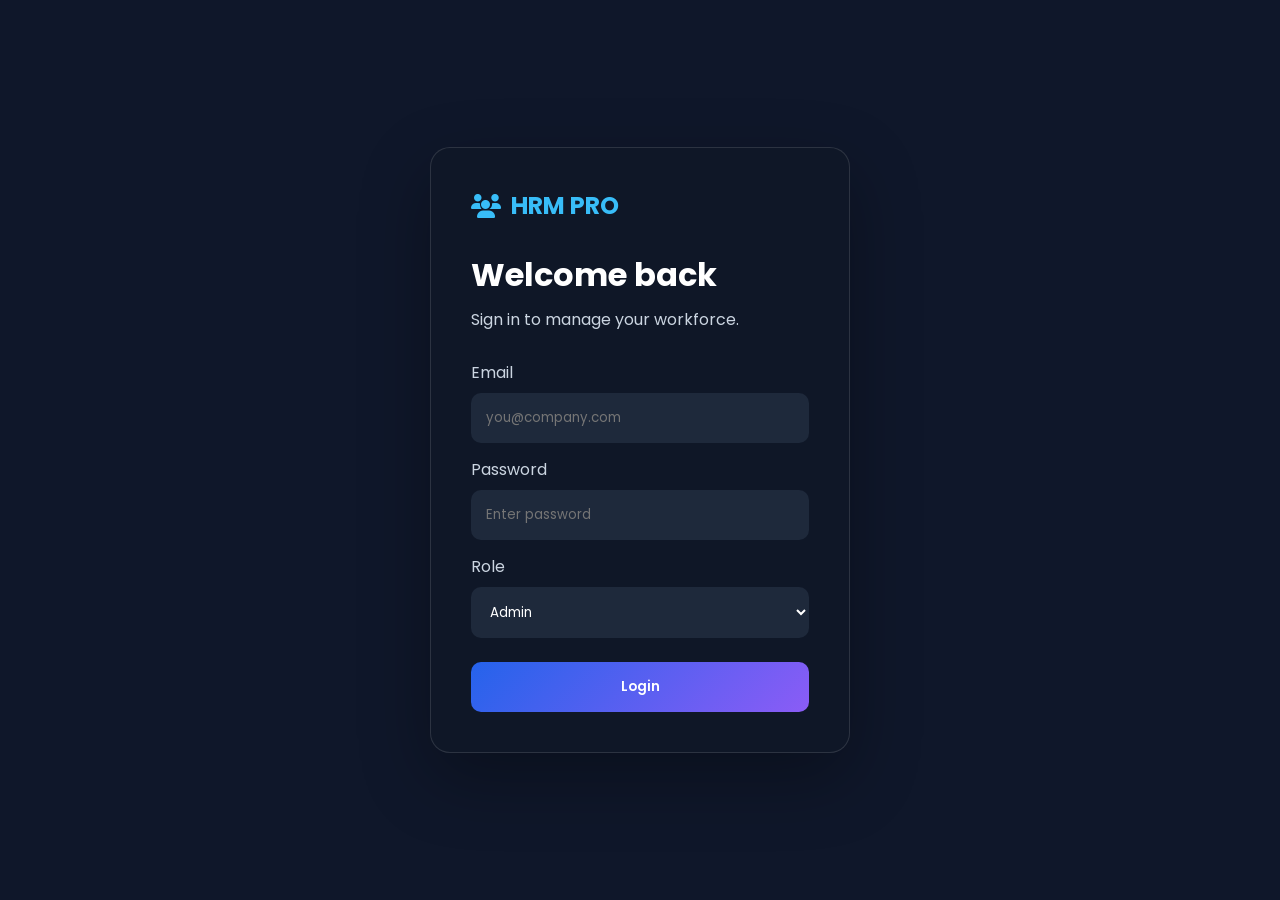
<file: login.html>
<!DOCTYPE html>
<html lang="en">

<head>

<meta charset="UTF-8">
<meta name="viewport" content="width=device-width, initial-scale=1.0">
<title>HRM Pro Login</title>

<link rel="stylesheet" href="https://cdnjs.cloudflare.com/ajax/libs/font-awesome/6.7.2/css/all.min.css">
<link rel="stylesheet" href="style.css">

</head>

<body class="login-page">

<div class="login-container">

    <div class="login-brand">
        <i class="fa-solid fa-users"></i>
        <span>HRM PRO</span>
    </div>

    <h1>Welcome back</h1>
    <p>Sign in to manage your workforce.</p>

    <form id="loginForm">

        <label for="loginEmail">Email</label>
        <input type="email" id="loginEmail" placeholder="you@company.com" required>

        <label for="loginPassword">Password</label>
        <input type="password" id="loginPassword" placeholder="Enter password" required>

        <label for="role">Role</label>
        <select id="role">
            <option>Admin</option>
            <option>Employee</option>
        </select>

        <button type="submit">Login</button>

    </form>

</div>

<script>

document.getElementById("loginForm").addEventListener("submit",(event)=>{

    event.preventDefault();

    localStorage.setItem("userRole",document.getElementById("role").value);
    localStorage.setItem("isLoggedIn","true");

    window.location.href="index.html";

});

</script>

</body>

</html>
</file>
<file: style.css>
/* ==========================================
        GOOGLE FONT
========================================== */

@import url('https://fonts.googleapis.com/css2?family=Poppins:wght@300;400;500;600;700;800&display=swap');

/* ==========================================
        RESET
========================================== */

*{
    margin:0;
    padding:0;
    box-sizing:border-box;
    font-family:'Poppins',sans-serif;
    scroll-behavior:smooth;
}

body{

    background:#0F172A;

    color:white;

    overflow-x:hidden;

}

/* ==========================================
        BACKGROUND CIRCLES
========================================== */

.bg-circle{

    position:fixed;

    border-radius:50%;

    filter:blur(100px);

    opacity:.35;

    z-index:-1;

}

.circle1{

    width:350px;

    height:350px;

    background:#2563EB;

    top:-120px;

    left:-120px;

}

.circle2{

    width:350px;

    height:350px;

    background:#8B5CF6;

    bottom:-120px;

    right:-120px;

}

/* ==========================================
        NAVBAR
========================================== */

header{

    position:fixed;

    width:100%;

    top:0;

    background:rgba(15,23,42,.85);

    backdrop-filter:blur(20px);

    border-bottom:1px solid rgba(255,255,255,.08);

    z-index:999;

}

.navbar{

    width:90%;

    max-width:1300px;

    margin:auto;

    height:80px;

    display:flex;

    justify-content:space-between;

    align-items:center;

}

.logo{

    display:flex;

    align-items:center;

    gap:10px;

    font-size:28px;

    font-weight:700;

    color:#38BDF8;

}

.logo span{

    color:white;

}

.nav-links{

    display:flex;

    list-style:none;

    gap:35px;

}

.nav-links a{

    text-decoration:none;

    color:#CBD5E1;

    transition:.3s;

}

.nav-links a:hover{

    color:#38BDF8;

}

.theme-btn{

    width:50px;

    height:50px;

    border:none;

    border-radius:50%;

    cursor:pointer;

    background:linear-gradient(135deg,#2563EB,#8B5CF6);

    color:white;

    font-size:18px;

    transition:.4s;

}

.theme-btn:hover{

    transform:rotate(180deg) scale(1.1);

}

/* ==========================================
        HERO SECTION
========================================== */

.hero{

    width:90%;

    max-width:1300px;

    margin:auto;

    min-height:100vh;

    display:flex;

    justify-content:space-between;

    align-items:center;

    gap:60px;

    padding-top:90px;

}

.hero-left{

    flex:1;

}

.hero-left h1{

    font-size:62px;

    line-height:1.2;

    margin-bottom:25px;

}

.hero-left span{

    color:#38BDF8;

}

.hero-left p{

    color:#CBD5E1;

    font-size:18px;

    line-height:1.8;

    margin-bottom:35px;

}

.hero-btn{

    padding:16px 35px;

    border:none;

    border-radius:12px;

    cursor:pointer;

    background:linear-gradient(135deg,#2563EB,#8B5CF6);

    color:white;

    font-size:16px;

    font-weight:600;

    transition:.35s;

}

.hero-btn:hover{

    transform:translateY(-5px);

    box-shadow:0 20px 40px rgba(37,99,235,.35);

}

/* ==========================================
        DASHBOARD PREVIEW
========================================== */

.hero-right{

    flex:1;

    display:flex;

    justify-content:center;

}

.dashboard-preview{

    width:100%;

    max-width:400px;

    padding:35px;

    border-radius:25px;

    background:rgba(255,255,255,.08);

    backdrop-filter:blur(18px);

    border:1px solid rgba(255,255,255,.12);

    animation:float 4s infinite ease-in-out;

}

.dashboard-preview h2{

    margin-bottom:20px;

}

.dashboard-preview p{

    margin:18px 0;

    font-size:18px;

}

@keyframes float{

    0%{

        transform:translateY(0);

    }

    50%{

        transform:translateY(-15px);

    }

    100%{

        transform:translateY(0);

    }

}

/* ==========================================
        RESPONSIVE
========================================== */

@media(max-width:992px){

.hero{

flex-direction:column;

text-align:center;

}

.hero-left h1{

font-size:45px;

}

.nav-links{

display:none;

}

}

/* ==========================================
        DASHBOARD STATS
========================================== */

.stats{

    width:90%;

    max-width:1300px;

    margin:80px auto;

    display:grid;

    grid-template-columns:repeat(auto-fit,minmax(250px,1fr));

    gap:30px;

}

.stat-card{

    background:rgba(255,255,255,.08);

    backdrop-filter:blur(20px);

    border:1px solid rgba(255,255,255,.1);

    border-radius:22px;

    padding:35px;

    text-align:center;

    transition:.35s;

}

.stat-card:hover{

    transform:translateY(-10px);

    box-shadow:0 20px 40px rgba(37,99,235,.30);

}

.icon{

    width:75px;

    height:75px;

    margin:auto;

    border-radius:50%;

    display:flex;

    justify-content:center;

    align-items:center;

    font-size:28px;

    margin-bottom:20px;

}

.blue{

    background:#2563EB;

}

.green{

    background:#10B981;

}

.orange{

    background:#F97316;

}

.purple{

    background:#8B5CF6;

}

.stat-card h2{

    font-size:40px;

    margin-bottom:10px;

}

.stat-card p{

    color:#CBD5E1;

    font-size:18px;

}


/* ==========================================
        EMPLOYEE SECTION
========================================== */

.employees{

    width:90%;

    max-width:1300px;

    margin:90px auto;

}

.section-title{

    text-align:center;

    margin-bottom:40px;

}

.section-title h2{

    font-size:42px;

    margin-bottom:10px;

}

.section-title p{

    color:#CBD5E1;

}

.employee-top{

    display:flex;

    justify-content:space-between;

    margin-bottom:30px;

    gap:20px;

    flex-wrap:wrap;

}

.employee-top input{

    flex:1;

    min-width:250px;

    padding:15px;

    border:none;

    border-radius:12px;

    background:#1E293B;

    color:white;

    outline:none;

}

.employee-top button{

    padding:15px 25px;

    border:none;

    border-radius:12px;

    cursor:pointer;

    background:linear-gradient(135deg,#2563EB,#8B5CF6);

    color:white;

    font-weight:600;

    transition:.3s;

}

.employee-top button:hover{

    transform:translateY(-3px);

}

.table-container{

    overflow-x:auto;

    background:rgba(255,255,255,.08);

    backdrop-filter:blur(18px);

    border-radius:20px;

    padding:20px;

}

table{

    width:100%;

    border-collapse:collapse;

}

th{

    padding:18px;

    text-align:left;

    color:#38BDF8;

}

td{

    padding:18px;

    border-top:1px solid rgba(255,255,255,.08);

}

.employee-info{

    display:flex;

    align-items:center;

    gap:15px;

}

.profile-img{

    width:50px;

    height:50px;

    border-radius:50%;

    object-fit:cover;

    border:2px solid #38BDF8;

}

/* ==========================================
        DEPARTMENT
========================================== */

.departments{

    width:90%;

    max-width:1300px;

    margin:90px auto;

}

.department-top{

    display:flex;

    justify-content:space-between;

    gap:20px;

    margin-bottom:25px;

    flex-wrap:wrap;

}

.department-top input{

    flex:1;

    min-width:250px;

    padding:15px;

    border:none;

    border-radius:10px;

    background:#1E293B;

    color:white;

    outline:none;

}

.department-top button{

    padding:15px 25px;

    border:none;

    border-radius:10px;

    cursor:pointer;

    background:linear-gradient(135deg,#2563EB,#8B5CF6);

    color:white;

    font-weight:600;

}

.department-top button:hover{

    transform:translateY(-3px);

}

/* ==========================================
        ANALYTICS
========================================== */

.analytics{

    width:90%;

    max-width:1300px;

    margin:100px auto;

}

.chart-grid{

    display:grid;

    grid-template-columns:repeat(auto-fit,minmax(500px,1fr));

    gap:30px;

}

.chart-card{

    min-height:380px;

    background:rgba(255,255,255,.08);

    padding:30px;

    border-radius:20px;

    backdrop-filter:blur(20px);

    transition:.3s;

}

.chart-card:hover{

    transform:translateY(-8px);

    box-shadow:0 20px 40px rgba(37,99,235,.25);

}

.chart-card h3{

    margin-bottom:20px;

    text-align:center;

}

.chart-card canvas{

    width:100% !important;

    height:280px !important;

}

@media(max-width:600px){

    .chart-grid{

        grid-template-columns:1fr;

    }

    .chart-card{

        min-height:340px;

        padding:20px;

    }

}

.leave-section{

    width:90%;

    max-width:1300px;

    margin:80px auto;

}

.leave-top{

    display:flex;

    justify-content:flex-end;

    margin-bottom:20px;

}

.leave-top button{

    padding:15px 25px;

    border:none;

    border-radius:12px;

    cursor:pointer;

    background:linear-gradient(135deg,#2563EB,#8B5CF6);

    color:white;

    font-weight:600;

}

textarea{

    width:100%;

    padding:15px;

    margin-bottom:20px;

    border:none;

    border-radius:10px;

    background:#1E293B;

    color:white;

    resize:none;

    height:120px;

    outline:none;

}

.leave-actions button{

    padding:8px 12px;

    border:none;

    border-radius:8px;

    cursor:pointer;

    color:white;

    background:#10B981;

    margin-right:6px;

}

.leave-actions button:last-child{

    background:#EF4444;

}

.leave-actions button:disabled{

    opacity:.45;

    cursor:not-allowed;

}

.pending{

    color:orange;

    font-weight:600;

}

.approved{

    color:#10B981;

    font-weight:600;

}

.rejected{

    color:#EF4444;

    font-weight:600;

}

.action-btn{

    border:none;

    padding:8px 12px;

    margin-right:8px;

    border-radius:8px;

    cursor:pointer;

    color:white;

}

.edit{

    background:#10B981;

}

.delete{

    background:#EF4444;

}

/* ==========================
        TOAST
========================== */

#toast{

    position:fixed;

    right:30px;

    bottom:30px;

    background:#10B981;

    color:white;

    padding:15px 25px;

    border-radius:10px;

    opacity:0;

    transition:.4s;

    z-index:5000;

}

#toast.show{

    opacity:1;

}

/* ==========================================
        EMPLOYEE MODAL
========================================== */

.modal{

    display:none;

    position:fixed;

    inset:0;

    background:rgba(0,0,0,.75);

    justify-content:center;

    align-items:center;

    z-index:2000;

}

.modal-content{

    width:420px;

    background:#111827;

    padding:35px;

    border-radius:20px;

    position:relative;

    animation:popup .3s ease;

}

@keyframes popup{

    from{

        transform:scale(.8);

        opacity:0;

    }

    to{

        transform:scale(1);

        opacity:1;

    }

}

.modal-content h2{

    margin-bottom:25px;

    text-align:center;

}

.modal-content input,
.modal-content select{

    width:100%;

    padding:15px;

    margin-bottom:18px;

    border:none;

    border-radius:10px;

    background:#1E293B;

    color:white;

    outline:none;

}

.modal-content button{

    width:100%;

    padding:15px;

    border:none;

    border-radius:10px;

    background:linear-gradient(135deg,#2563EB,#8B5CF6);

    color:white;

    font-size:16px;

    cursor:pointer;

}

.close-modal{

    position:absolute;

    right:18px;

    top:12px;

    font-size:30px;

    cursor:pointer;

}

.light{

    background:#F8FAFC;

    color:#111827;

}

.light .navbar{

    background:white;

}

.light header{

    background:rgba(255,255,255,.94);

    border-bottom:1px solid rgba(15,23,42,.12);

}

.light .stat-card,
.light .table-container,
.light .dashboard-preview,
.light .attendance-card,
.light .chart-card,
.light .calendar-card,
.light .email-card{

    background:white;

    color:#111827;

}

.light input,
.light select{

    background:#E2E8F0;

    color:#111827;

}

.light .logo span,
.light .nav-links a,
.light .hero-left p,
.light .section-title p,
.light .stat-card p,
.light .attendance-card h3,
.light .attendance-card h2,
.light .chart-card h3,
.light .calendar-header h2,
.light .weekdays,
.light .email-section p{

    color:#111827;

}

.light .modal-content{

    background:white;

}

.light .modal-content input,
.light .modal-content select,
.light .modal-content textarea{

    background:#E2E8F0;

    color:#111827;

}

.light .employee-top input,
.light .department-top input,
.light .filters select,
.light .day{

    background:#E2E8F0;

    color:#111827;

}

.light .day:hover{

    background:#2563EB;

    color:white;

}

.light #performanceChart{

    background:white;

}


/* ==========================================
        ATTENDANCE
========================================== */

.attendance{

width:90%;

max-width:1300px;

margin:80px auto;

}

.attendance-grid{

display:grid;

grid-template-columns:repeat(auto-fit,minmax(250px,1fr));

gap:30px;

}

.attendance-card{

background:rgba(255,255,255,.08);

padding:35px;

border-radius:20px;

text-align:center;

backdrop-filter:blur(20px);

transition:.4s;

}

.attendance-card:hover{

transform:translateY(-10px);

box-shadow:0 20px 40px rgba(59,130,246,.25);

}

.attendance-card i{

font-size:45px;

margin-bottom:20px;

color:#38BDF8;

}

.attendance-card h2{

font-size:40px;

margin-top:15px;

}
.payroll{

width:90%;

max-width:1300px;

margin:90px auto;

}

.payroll-container{

display:grid;

grid-template-columns:repeat(auto-fit,minmax(260px,1fr));

gap:30px;

}

.pay-card{

padding:35px;

border-radius:20px;

text-align:center;

background:linear-gradient(135deg,#2563EB,#8B5CF6);

transition:.35s;

}

.pay-card:hover{

transform:scale(1.05);

}

.pay-card h1{

margin-top:20px;

font-size:38px;

}

.performance{

width:90%;

max-width:1300px;

margin:90px auto;

}

#performanceChart{

width:100%;

max-height:420px;

padding:25px;

background:rgba(255,255,255,.08);

border-radius:20px;

}

footer{

margin-top:100px;

padding:40px;

text-align:center;

background:#111827;

}

footer h2{

margin-bottom:10px;

}

footer p{

color:#CBD5E1;

}

/* ==========================================
        EXPORT BUTTONS
========================================== */

.export-buttons{

    display:flex;

    gap:20px;

    margin-bottom:25px;

    flex-wrap:wrap;

}

.export-buttons button{

    padding:15px 25px;

    border:none;

    border-radius:12px;

    cursor:pointer;

    color:white;

    font-weight:600;

    transition:.3s;

}

#exportPDF{

    background:#DC2626;

}

#exportExcel{

    background:#16A34A;

}

.export-buttons button:hover{

    transform:translateY(-5px);

    box-shadow:0 15px 25px rgba(0,0,0,.25);

}

.filters{

    display:flex;

    gap:20px;

    margin:25px 0;

    flex-wrap:wrap;

}

.filters select{

    padding:15px;

    border:none;

    border-radius:10px;

    background:#1E293B;

    color:white;

    min-width:220px;

    outline:none;

}

/* ==========================================
        NOTIFICATIONS
========================================== */

.notifications,
.calendar-section{

    width:90%;

    max-width:1300px;

    margin:90px auto;

}

.notification-item{

    display:flex;

    align-items:center;

    gap:20px;

    padding:18px;

    margin-bottom:15px;

    background:rgba(255,255,255,.08);

    border-radius:15px;

    transition:.3s;

}

.notification-item:hover{

    transform:translateX(8px);

}

.notification-item i{

    font-size:25px;

    color:#38BDF8;

}

.notification-item p{

    color:#CBD5E1;

}

/* ==========================================
        ATTENDANCE CALENDAR
========================================== */

.calendar-card{

    background:rgba(255,255,255,.08);

    padding:30px;

    border-radius:20px;

    backdrop-filter:blur(20px);

}

.calendar-header{

    display:flex;

    justify-content:space-between;

    align-items:center;

    margin-bottom:25px;

}

.calendar-header button{

    width:45px;

    height:45px;

    border:none;

    border-radius:50%;

    cursor:pointer;

    background:#2563EB;

    color:white;

}

.weekdays{

    display:grid;

    grid-template-columns:repeat(7,1fr);

    font-weight:600;

    margin-bottom:15px;

    text-align:center;

}

#calendar{

    display:grid;

    grid-template-columns:repeat(7,1fr);

    gap:10px;

}

.day{

    min-height:58px;

    padding:18px;

    background:#1E293B;

    border-radius:12px;

    text-align:center;

    cursor:pointer;

    transition:.3s;

}

.day:hover{

    background:#2563EB;

    transform:scale(1.05);

}

.day.present{

    background:#10B981 !important;

}

.day.leave{

    background:#F59E0B !important;

}

.day.absent{

    background:#EF4444 !important;

}

/* ==========================================
        EMAIL UI
========================================== */

.email-section{

    width:90%;

    max-width:900px;

    margin:90px auto;

}

.email-card{

    background:rgba(255,255,255,.08);

    padding:30px;

    border-radius:20px;

    display:flex;

    flex-direction:column;

    gap:20px;

}

.email-card input,
.email-card textarea{

    padding:15px;

    border:none;

    border-radius:10px;

    background:#1E293B;

    color:white;

    outline:none;

}

.email-card textarea{

    min-height:140px;

}

.email-card button{

    padding:15px;

    border:none;

    border-radius:10px;

    background:linear-gradient(135deg,#2563EB,#8B5CF6);

    color:white;

    cursor:pointer;

    font-weight:600;

}

/* ==========================================
        LOADING SCREEN
========================================== */

#loader{

    position:fixed;

    inset:0;

    background:#0B1120;

    display:flex;

    justify-content:center;

    align-items:center;

    flex-direction:column;

    z-index:9999;

    transition:opacity .5s;

}

#loader.hidden{

    opacity:0;

    pointer-events:none;

}

.spinner{

    width:80px;

    height:80px;

    border:8px solid #1E293B;

    border-top:8px solid #38BDF8;

    border-radius:50%;

    animation:spin 1s linear infinite;

    margin-bottom:20px;

}

@keyframes spin{

    100%{
        transform:rotate(360deg);
    }

}

/* ==========================================
        RESPONSIVE LAYOUT
========================================== */

@media(max-width:992px){

    .navbar{
        height:auto;
        min-height:80px;
        padding:15px 0;
    }

    .hero{
        min-height:auto;
        padding-top:140px;
        padding-bottom:70px;
    }

    .chart-grid{
        grid-template-columns:1fr;
    }

}

@media(max-width:768px){

    .employee-top,
    .department-top,
    .filters,
    .export-buttons{
        flex-direction:column;
    }

    .employee-top input,
    .department-top input,
    .filters select,
    .export-buttons button{
        width:100%;
        min-width:0;
    }

    .modal-content{
        width:95%;
        max-height:90vh;
        overflow-y:auto;
    }

    .chart-card{
        padding:20px;
    }

    .calendar-card{
        padding:15px;
    }

    #calendar{
        gap:5px;
    }

    .day{
        min-height:42px;
        padding:10px 4px;
    }

}

@media(max-width:500px){

    .hero-left h1{
        font-size:36px;
    }

    .section-title h2{
        font-size:30px;
    }

    .stat-card h2{
        font-size:30px;
    }

    .weekdays{
        font-size:12px;
    }

    .calendar-header h2{
        font-size:20px;
    }

    footer{
        padding:30px 20px;
    }

}

.light .notification-item,
.light .calendar-card,
.light .email-card,
.light .chart-card{

    background:white;

    color:#111827;

}

.light .notification-item p{

    color:#475569;

}

.light .email-card input,
.light .email-card textarea,
.light .filters select{

    background:#E2E8F0;

    color:#111827;

}

body.light .chart-card,
body.light .calendar-card,
body.light .email-card,
body.light .notification-item,
body.light .table-container,
body.light .stat-card,
body.light .dashboard-preview,
body.light .attendance-card{

    background:#FFFFFF !important;

    color:#111827;

}

body.light .day{

    background:#E2E8F0 !important;

    color:#111827 !important;

}

body.light .day:hover{

    background:#2563EB !important;

    color:white !important;

}

.login-page{

    min-height:100vh;

    display:flex;

    align-items:center;

    justify-content:center;

    padding:24px;

}

.login-container{

    width:min(100%,420px);

    padding:40px;

    background:rgba(17,24,39,.88);

    border:1px solid rgba(255,255,255,.12);

    border-radius:20px;

    box-shadow:0 25px 70px rgba(0,0,0,.3);

}

.login-brand{

    display:flex;

    align-items:center;

    gap:10px;

    color:#38BDF8;

    font-size:24px;

    font-weight:700;

    margin-bottom:28px;

}

.login-container h1{

    margin-bottom:8px;

}

.login-container>p{

    color:#CBD5E1;

    margin-bottom:28px;

}

.login-container label{

    display:block;

    margin:14px 0 8px;

    color:#CBD5E1;

}

.login-container input,
.login-container select{

    width:100%;

    padding:15px;

    border:none;

    border-radius:10px;

    background:#1E293B;

    color:white;

    outline:none;

}

.login-container button{

    width:100%;

    padding:15px;

    margin-top:24px;

    border:none;

    border-radius:10px;

    background:linear-gradient(135deg,#2563EB,#8B5CF6);

    color:white;

    cursor:pointer;

    font-weight:600;

}

@media(max-width:500px){

    .login-container{
        padding:28px 22px;
    }

}
</file>
